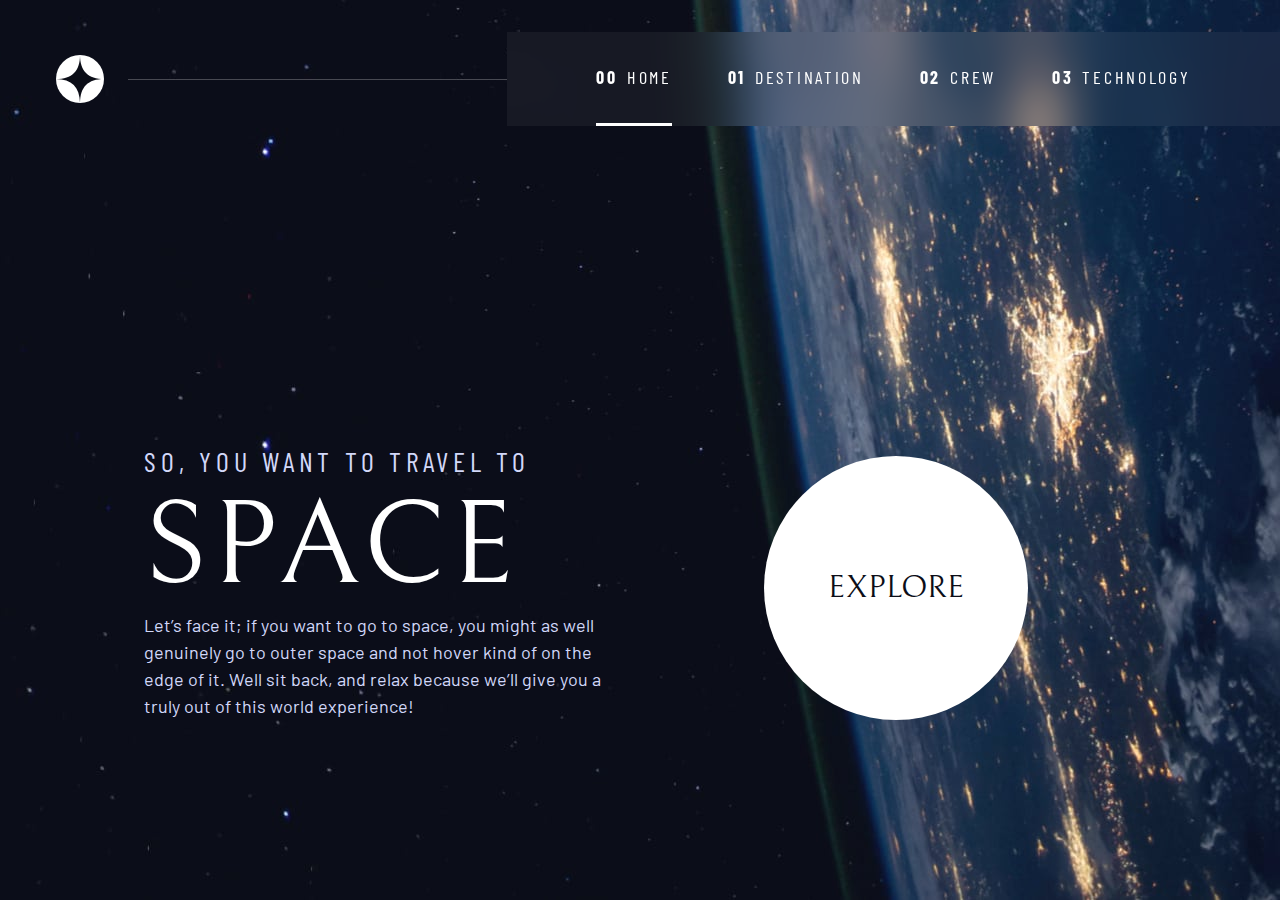
<file: index.html>
<!DOCTYPE html>
<html lang="en">
<head>
  <meta charset="UTF-8">
  <meta name="viewport" content="width=device-width, initial-scale=1.0">

  <link rel="icon" type="image/png" sizes="32x32" href="./assets/favicon-32x32.png">
  <!-- Google fonts -->
  <link rel="preconnect" href="https://fonts.googleapis.com">
  <link rel="preconnect" href="https://fonts.gstatic.com" crossorigin>
  <link href="https://fonts.googleapis.com/css2?family=Barlow+Condensed:wght@400;700&family=Bellefair&family=Barlow:wght@400;700&display=swap"
      rel="stylesheet">
      
  <!-- Our custom CSS -->
  <link rel="stylesheet" href="index.css">
  <title>Frontend Mentor | Space tourism website</title>
  <script src="navigation.js" defer></script>
  
</head>
<body class="home">
  <a class="skip-to-content" href="#main">Skip to content</a>
  <header class="primary-header flex">
    <div>
      <img src="./assets/shared/logo.svg" alt="space tourism logo" class="logo">
    </div>
    <button class="mobile-nav-toggle" aria-controls="primary-navigation"><span class="sr-only" aria-expanded="false">Menu</span></button>
     <nav>
        <ul id="primary-navigation" data-visible="false" class="primary-navigation underline-indicators flex">
            <li class="active"><a class="ff-sans-cond uppercase text-white letter-spacing-2" href="index.html"><span aria-hidden="true">00</span>Home</a>
            <li><a class="ff-sans-cond uppercase text-white letter-spacing-2" href="destination.html"><span aria-hidden="true">01</span>Destination</a>
            <li><a class="ff-sans-cond uppercase text-white letter-spacing-2" href="crew.html"><span aria-hidden="true">02</span>Crew</a>
            <li><a class="ff-sans-cond uppercase text-white letter-spacing-2" href="technology.html"><span aria-hidden="true">03</span>Technology</a>
        </ul>
    </nav> 
  </header>

  <main id="main" class="grid-container grid-container--home">
    <div>
      <h1 class="text-accent fs-500 ff-sans-cond uppercase letter-spacing-1">So, you want to travel to
      <span class="d-block fs-900 ff-serif text-white">Space</span></h1>
      
      <p class="text-accent">Let’s face it; if you want to go to space, you might as well genuinely go to 
      outer space and not hover kind of on the edge of it. Well sit back, and relax 
      because we’ll give you a truly out of this world experience! </p>
    </div>
    <div>
      <a href="destination.html" class="large-button uppercase ff-serif text-dark bg-white">Explore</a>
    </div>
  </main>

</body>
</html>
</file>
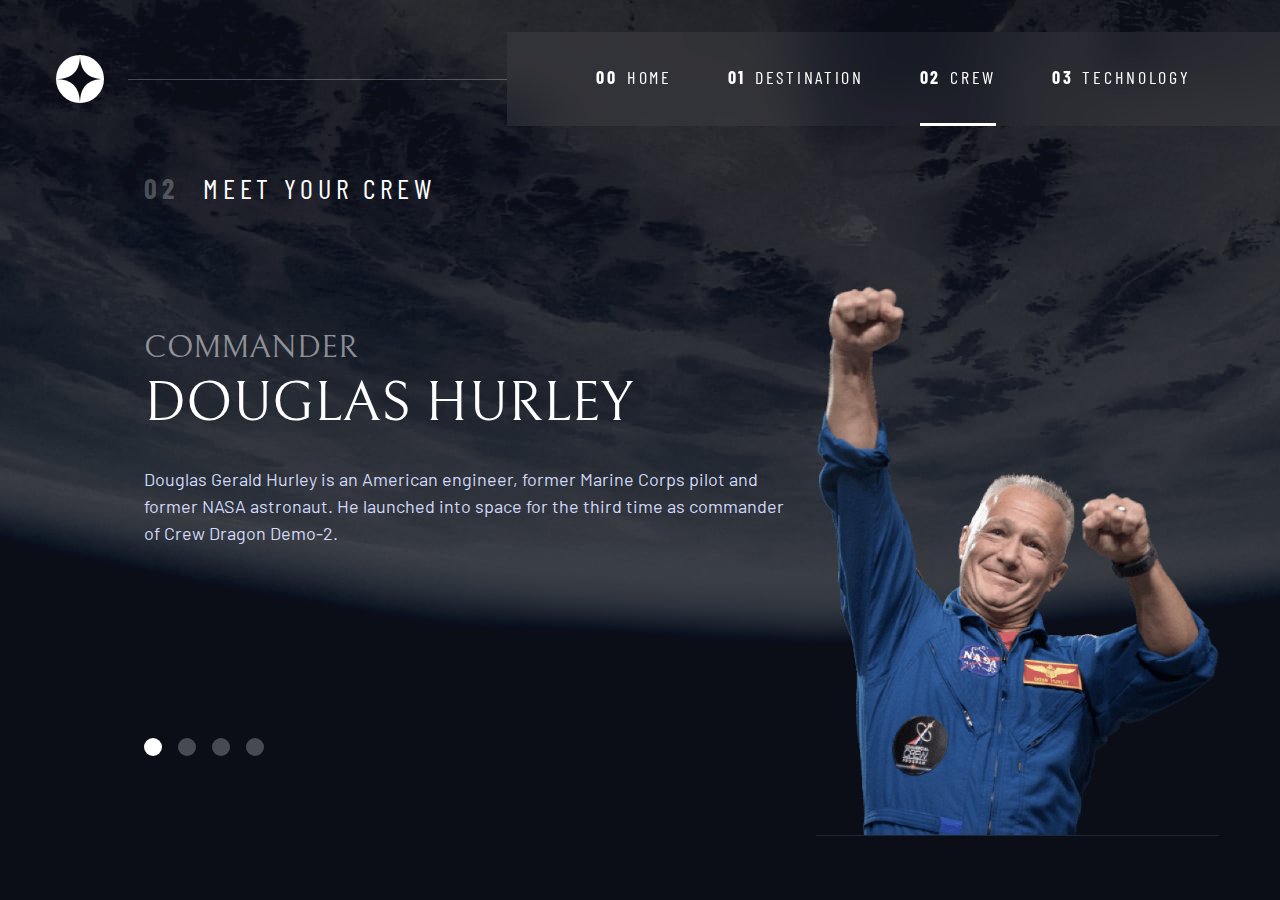
<file: crew.html>
<!DOCTYPE html>
<html lang="en">
<head>
  <meta charset="UTF-8">
  <meta name="viewport" content="width=device-width, initial-scale=1.0">

  <link rel="icon" type="image/png" sizes="32x32" href="./assets/favicon-32x32.png">
  <!-- Google fonts -->
  <link rel="preconnect" href="https://fonts.googleapis.com">
  <link rel="preconnect" href="https://fonts.gstatic.com" crossorigin>
  <link href="https://fonts.googleapis.com/css2?family=Barlow+Condensed:wght@400;700&family=Bellefair&family=Barlow:wght@400;700&display=swap"
      rel="stylesheet">
      
  <!-- Our custom CSS -->
  <link rel="stylesheet" href="index.css">
  <title>Frontend Mentor | Space tourism website</title>
  <script src="navigation.js" defer></script>
  <script src="tabs.js" defer></script>
</head>

<body class="crew">
  <a class="skip-to-content" href="#main">Skip to content</a>
  <header class="primary-header flex">
    <div>
      <img src="./assets/shared/logo.svg" alt="space tourism logo" class="logo">
    </div>
    <button class="mobile-nav-toggle" aria-controls="primary-navigation"><span class="sr-only" aria-expanded="false">Menu</span></button>
    <nav>
        <ul id="primary-navigation" data-visible="false" class="primary-navigation underline-indicators flex">
            <li><a class="ff-sans-cond uppercase text-white letter-spacing-2" href="index.html"><span aria-hidden="true">00</span>Home</a>
            <li><a class="ff-sans-cond uppercase text-white letter-spacing-2" href="destination.html"><span aria-hidden="true">01</span>Destination</a>
            <li class="active"><a class="ff-sans-cond uppercase text-white letter-spacing-2" href="crew.html"><span aria-hidden="true">02</span>Crew</a>
            <li><a class="ff-sans-cond uppercase text-white letter-spacing-2" href="technology.html"><span aria-hidden="true">03</span>Technology</a>
        </ul>
    </nav>
  </header>
  
  <main id="main" class="grid-container grid-container--crew flow">
    <h1 class="numbered-title"><span aria-hidden="true">02</span> Meet your crew</h1>

    <div class="dot-indicators flex" role="tablist" aria-label="crew member list">
        <button aria-selected="true" aria-controls="commander-tab" role="tab" data-image="commander-image" tabindex="0"><span class="sr-only">The commander</span></button>
        <button aria-selected="false" aria-controls="mission-tab" role="tab" data-image="mission-image" tabindex="-1"><span class="sr-only">The mission specialist</span></button>
        <button aria-selected="false" aria-controls="pilot-tab" role="tab" data-image="pilot-image" tabindex="-1"><span class="sr-only">The pilot</span></button>
        <button aria-selected="false" aria-controls="crew-tab" role="tab" data-image="crew-image" tabindex="-1"><span class="sr-only">The crew engineer</span></button>
    </div>

    <!-- commander -->
    <article class="crew-details flow" id="commander-tab" role="tabpanel" tabindex="0">
      <header class="flow flow--space-small">
        <h2 class="fs-600 ff-serif uppercase">Commander</h2>
        <p class="fs-700 uppercase ff-serif">Douglas Hurley</p>
      </header>  
      <p class="text-accent">Douglas Gerald Hurley is an American engineer, former Marine Corps pilot 
      and former NASA astronaut. He launched into space for the third time as 
      commander of Crew Dragon Demo-2.</p>
    </article>

     <!-- mission specialist -->
     <article hidden class="crew-details flow" id="mission-tab" role="tabpanel" tabindex="0">
      <header class="flow flow--space-small">
        <h2 class="fs-600 ff-serif uppercase">Mission Specialist</h2>
        <p class="fs-700 uppercase ff-serif">Mark SHuttleworth</p>
      </header>
      <p class="text-accent">Mark Richard Shuttleworth is the founder and CEO of Canonical, the company behind
        the Linux-based Ubuntu operating system. Shuttleworth became the first South
        African to travel to space as a space tourist.</p>
    </article> 
    
    <!-- pilot -->
    <article hidden class="crew-details flow" id="pilot-tab" role="tabpanel" tabindex="0">
      <header class="flow flow--space-small">
        <h2 class="fs-600 ff-serif uppercase">Pilot</h2>
        <p class="fs-700 uppercase ff-serif">Victor Glover</p>
      </header>
      <p class="text-accent">Pilot on the first operational flight of the SpaceX Crew Dragon to the
        International Space Station. Glover is a commander in the U.S. Navy where
        he pilots an F/A-18.He was a crew member of Expedition 64, and served as a
        station systems flight engineer.</p>
    </article> 
    
    <!-- engineer -->
    <article hidden class="crew-details flow" id="crew-tab" role="tabpanel" tabindex="0">
      <header class="flow flow--space-small">
        <h2 class="fs-600 ff-serif uppercase">Flight Engineer</h2>
        <p class="fs-700 uppercase ff-serif">Anousheh Ansari</p>
      </header>
      <p class="text-accent">Anousheh Ansari is an Iranian American engineer and co-founder of Prodea Systems.
        Ansari was the fourth self-funded space tourist, the first self-funded woman to
        fly to the ISS, and the first Iranian in space.</p>
    </article> 
    


    <picture id="commander-image"> 
        <source srcset="assets/crew/image-douglas-hurley.png" type="image/webp">    
        <img src="assets/crew/image-douglas-hurley.png" alt="Douglas Hurley">
    </picture>
    <picture hidden id="mission-image">
      <source srcset="assets/crew/image-mark-shuttleworth.webp" type="image/webp">
      <img src="assets/crew/image-mark-shuttleworth.png" alt="Douglas Hurley">
    </picture>
    <picture hidden id="pilot-image">
      <source srcset="assets/crew/image-victor-glover.webp" type="image/webp">
      <img src="assets/crew/image-victor-glover.png" alt="Douglas Hurley">
    </picture>
    <picture hidden id="crew-image">
      <source srcset="assets/crew/image-anousheh-ansari.webp" type="image/webp">
      <img src="assets/crew/image-anousheh-ansari.png" alt="Douglas Hurley">
    </picture>
  </main>
</body>
</html>
</file>
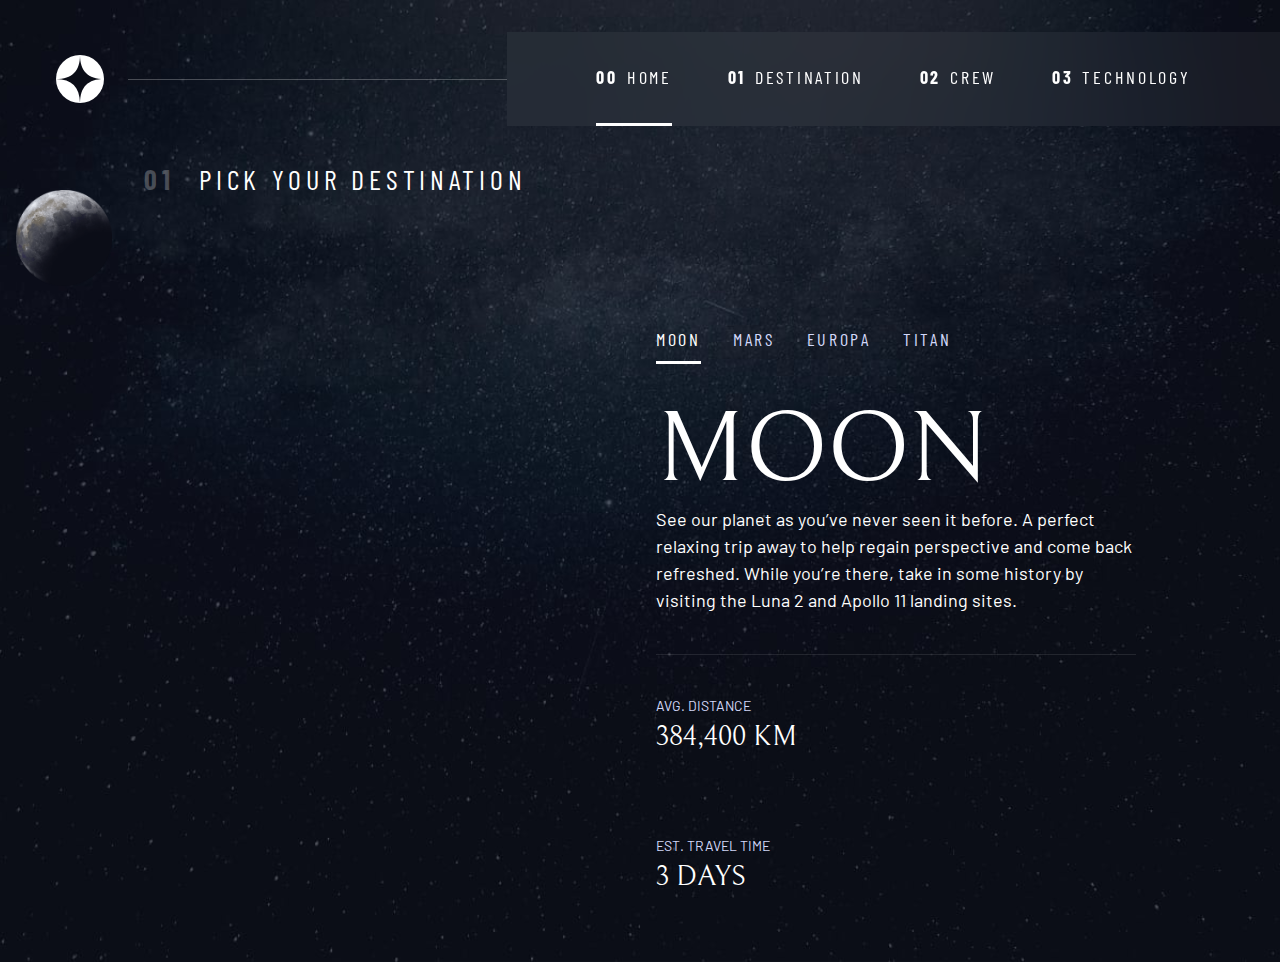
<file: destination-moon.html>
<!DOCTYPE html>
<html lang="en">
<head>
  <meta charset="UTF-8">
  <meta name="viewport" content="width=device-width, initial-scale=1.0">

  <link rel="icon" type="image/png" sizes="32x32" href="./assets/favicon-32x32.png">
  <!-- Google fonts -->
  <link rel="preconnect" href="https://fonts.googleapis.com">
  <link rel="preconnect" href="https://fonts.gstatic.com" crossorigin>
  <link href="https://fonts.googleapis.com/css2?family=Barlow+Condensed:wght@400;700&family=Bellefair&family=Barlow:wght@400;700&display=swap"
      rel="stylesheet">
      
  <!-- Our custom CSS -->
  <link rel="stylesheet" href="index.css">
  <title>Frontend Mentor | Space tourism website</title>
  <script src="index.js" defer></script>
</head>


<body class="destination">
  <a class="skip-to-content" href="#main">Skip to content</a>
  <header class="primary-header flex">
    <div>
      <img src="./assets/shared/logo.svg" alt="space tourism logo" class="logo">
    </div>
    <button class="mobile-nav-toggle" aria-controls="primary-navigation"><span class="sr-only" aria-expanded="false">Menu</span></button>
     <nav>
        <ul id="primary-navigation" data-visible="false" class="primary-navigation underline-indicators flex">
            <li class="active"><a class="ff-sans-cond uppercase text-white letter-spacing-2" href="index.html"><span aria-hidden="true">00</span>Home</a>
            <li><a class="ff-sans-cond uppercase text-white letter-spacing-2" href="destination.html"><span aria-hidden="true">01</span>Destination</a>
            <li><a class="ff-sans-cond uppercase text-white letter-spacing-2" href="crew.html"><span aria-hidden="true">02</span>Crew</a>
            <li><a class="ff-sans-cond uppercase text-white letter-spacing-2" href="technology.html"><span aria-hidden="true">03</span>Technology</a>
        </ul>
    </nav> 
  </header>


  <main id="main" class="grid-container grid-container--destination flow">
    <h1 class="numbered-title"><span aria-hidden="true">01</span> Pick your destination</h1>
  
    <img src="assets/destination/image-moon.png" alt="the moon">

    <div class="tab-list underline-indicators flex">
        <button aria-selected="true" class="uppercase ff-sans-cond text-accent bg-dark letter-spacing-2">Moon</button>
        <button aria-selected="false" class="uppercase ff-sans-cond text-accent bg-dark letter-spacing-2">Mars</button>
        <button aria-selected="false" class="uppercase ff-sans-cond text-accent bg-dark letter-spacing-2">Europa</button>
        <button aria-selected="false" class="uppercase ff-sans-cond text-accent bg-dark letter-spacing-2">Titan</button>
    </div>

    <article class="destination-info">
      <h2 class="fs-800 uppercase ff-serif">Moon</h2>
  
      <p>See our planet as you’ve never seen it before. A perfect relaxing trip away to help 
      regain perspective and come back refreshed. While you’re there, take in some history 
      by visiting the Luna 2 and Apollo 11 landing sites.</p>
  
      <div class="destination-meta flex">
        <div>
            <h3 class="text-accent fs-200 uppercase">Avg. distance</h3>
            <p class="ff-serif uppercase">384,400 km</p>
        </div>
    
        <div>
            <h3 class="text-accent fs-200 uppercase">Est. travel time</h3>
            <p class="ff-serif uppercase">3 days</p>
        </div>
      </div>

    </article>
    </main>

  <body>

  </body>
  </html>
</file>
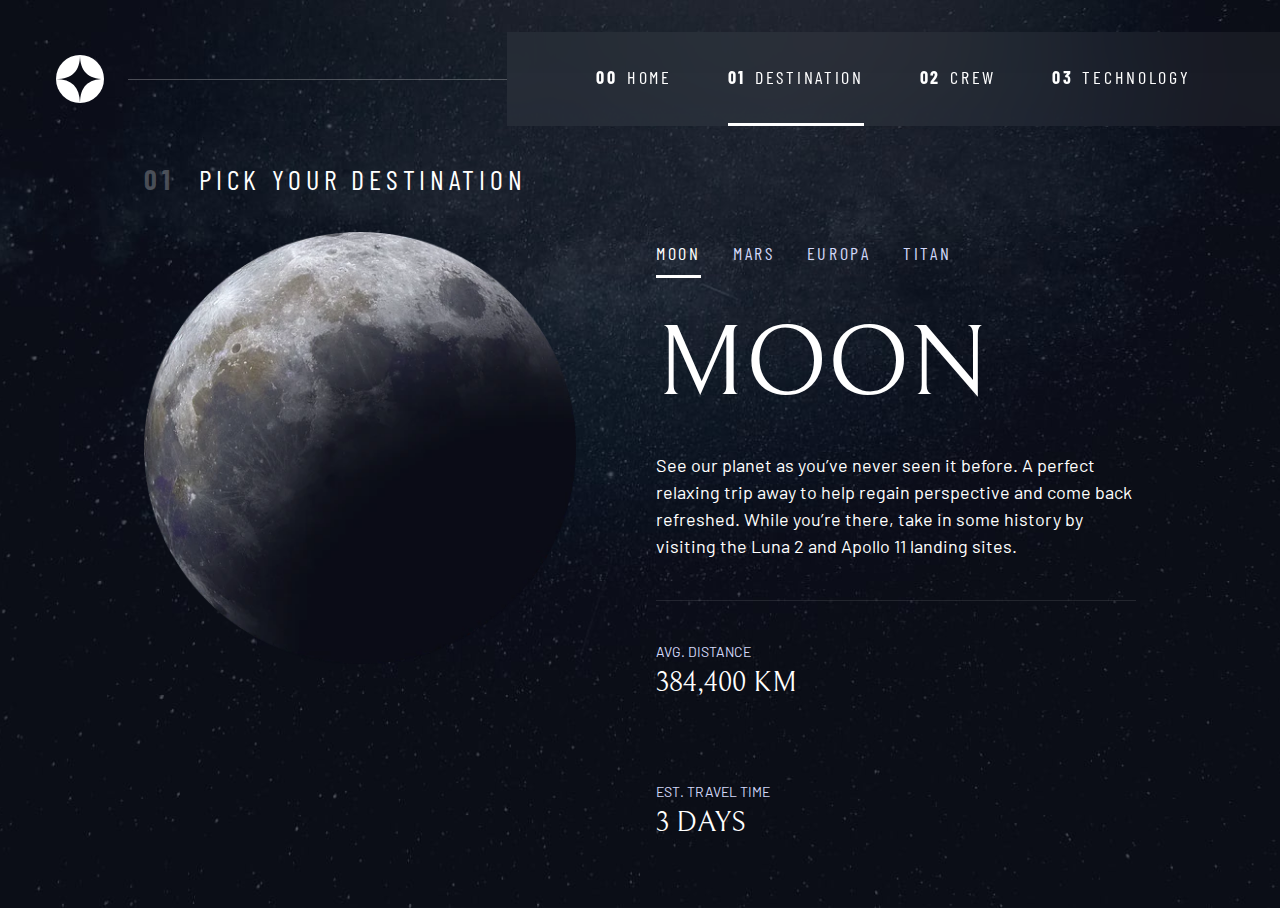
<file: destination.html>
<!DOCTYPE html>
<html lang="en">
<head>
  <meta charset="UTF-8">
  <meta name="viewport" content="width=device-width, initial-scale=1.0">

  <link rel="icon" type="image/png" sizes="32x32" href="./assets/favicon-32x32.png">
  <!-- Google fonts -->
  <link rel="preconnect" href="https://fonts.googleapis.com">
  <link rel="preconnect" href="https://fonts.gstatic.com" crossorigin>
  <link href="https://fonts.googleapis.com/css2?family=Barlow+Condensed:wght@400;700&family=Bellefair&family=Barlow:wght@400;700&display=swap"
      rel="stylesheet">
      
  <!-- Our custom CSS -->
  <link rel="stylesheet" href="index.css">
  <title>Frontend Mentor | Space tourism website</title>
  <script src="navigation.js" defer></script>
  <script src="tabs.js" defer></script>
</head>


<body class="destination">
  <a class="skip-to-content" href="#main">Skip to content</a>
  <header class="primary-header flex">
    <div>
      <img src="./assets/shared/logo.svg" alt="space tourism logo" class="logo">
    </div>
    <button class="mobile-nav-toggle" aria-controls="primary-navigation"><span class="sr-only" aria-expanded="false">Menu</span></button>
     <nav>
        <ul id="primary-navigation" data-visible="false" class="primary-navigation underline-indicators flex">
            <li><a class="ff-sans-cond uppercase text-white letter-spacing-2" href="index.html"><span aria-hidden="true">00</span>Home</a>
            <li class="active"><a class="ff-sans-cond uppercase text-white letter-spacing-2" href="destination.html"><span aria-hidden="true">01</span>Destination</a>
            <li><a class="ff-sans-cond uppercase text-white letter-spacing-2" href="crew.html"><span aria-hidden="true">02</span>Crew</a>
            <li><a class="ff-sans-cond uppercase text-white letter-spacing-2" href="technology.html"><span aria-hidden="true">03</span>Technology</a>
        </ul>
    </nav> 
  </header>


  <main id="main" class="grid-container grid-container--destination flow">
    <h1 class="numbered-title"><span aria-hidden="true">01</span> Pick your destination</h1>
   
    <picture id="moon-image">
     <source srcset="assets/destination/image-moon.webp" type="image/webp">
     <img src="assets/destination/image-moon.png" alt="the moon">
    </picture>
    <picture hidden id="mars-image">
      <source srcset="assets/destination/image-mars.webp" type="image/webp">
      <img src="assets/destination/image-mars.png" alt="the planet mars">
     </picture>
     <picture hidden id="europa-image">
      <source srcset="assets/destination/image-europa.webp" type="image/webp">
      <img src="assets/destination/image-europa.png" alt="the planet europa">
     </picture>
     <picture hidden id="titan-image">
      <source srcset="assets/destination/image-titan.webp" type="image/webp">
      <img src="assets/destination/image-titan.png" alt="the moon titan">
     </picture>

     <div class="tab-list underline-indicators flex" role="tablist" aria-label="destination list">
      <button aria-selected="true" role="tab" aria-controls="moon-tab" class="uppercase ff-sans-cond text-accent letter-spacing-2" tabindex="0" data-image="moon-image">Moon</button>
      <button aria-selected="false" role="tab" aria-controls="mars-tab" class="uppercase ff-sans-cond text-accent letter-spacing-2" tabindex="-1" data-image="mars-image">Mars</button>
      <button aria-selected="false" role="tab" aria-controls="europa-tab" class="uppercase ff-sans-cond text-accent letter-spacing-2" tabindex="-1" data-image="europa-image">Europa</button>
      <button aria-selected="false" role="tab" aria-controls="titan-tab" class="uppercase ff-sans-cond text-accent letter-spacing-2" tabindex="-1" data-image="titan-image">Titan</button>
  </div>

     <!-- The moon -->
    <article class="destination-info flow" id="moon-tab" tabindex="0" role="tabpanel">
      <h2 class="fs-800 uppercase ff-serif">Moon</h2>
  
      <p>See our planet as you’ve never seen it before. A perfect relaxing trip away to help 
      regain perspective and come back refreshed. While you’re there, take in some history 
      by visiting the Luna 2 and Apollo 11 landing sites.</p>
  
      <div class="destination-meta flex">
        <div>
            <h3 class="text-accent fs-200 uppercase">Avg. distance</h3>
            <p class="ff-serif uppercase">384,400 km</p>
        </div>
    
        <div>
            <h3 class="text-accent fs-200 uppercase">Est. travel time</h3>
            <p class="ff-serif uppercase">3 days</p>
        </div>
      </div>
    </article>

     <!-- Mars -->
    <article hidden class="destination-info flow" id="mars-tab" tabindex="0" role="tabpanel">
      <h2 class="fs-800 uppercase ff-serif">Mars</h2>
  
      <p>Don’t forget to pack your hiking boots. You’ll need them to tackle Olympus Mons, 
        the tallest planetary mountain in our solar system. It’s two and a half times 
        the size of Everest!</p>
  
      <div class="destination-meta flex">
        <div>
            <h3 class="text-accent fs-200 uppercase">Avg. distance</h3>
            <p class="ff-serif uppercase">225 mil. km</p>
        </div>
    
        <div>
            <h3 class="text-accent fs-200 uppercase">Est. travel time</h3>
            <p class="ff-serif uppercase">9 months</p>
        </div>
      </div>
    </article>

     <!-- Europa  -->
    <article hidden class="destination-info flow" id="europa-tab" tabindex="0" role="tabpanel">
      <h2 class="fs-800 uppercase ff-serif">Europa</h2>
  
      <p>The smallest of the four Galilean moons orbiting Jupiter, Europa is a 
        winter lover’s dream. With an icy surface, it’s perfect for a bit of 
        ice skating, curling, hockey, or simple relaxation in your snug 
        wintery cabin.</p>
  
      <div class="destination-meta flex">
        <div>
            <h3 class="text-accent fs-200 uppercase">Avg. distance</h3>
            <p class="ff-serif uppercase">628 mil. km</p>
        </div>
    
        <div>
            <h3 class="text-accent fs-200 uppercase">Est. travel time</h3>
            <p class="ff-serif uppercase">3 years</p>
        </div>
      </div>
    </article>

     <!-- Titan -->
    <article hidden class="destination-info flow" id="titan-tab" tabindex="0" role="tabpanel">
      <h2 class="fs-800 uppercase ff-serif">Titan</h2>
  
      <p>The only moon known to have a dense atmosphere other than Earth, Titan 
        is a home away from home (just a few hundred degrees colder!). As a 
        bonus, you get striking views of the Rings of Saturn</p>
  
      <div class="destination-meta flex">
        <div>
            <h3 class="text-accent fs-200 uppercase">Avg. distance</h3>
            <p class="ff-serif uppercase">1.6 bil. km</p>
        </div>
    
        <div>
            <h3 class="text-accent fs-200 uppercase">Est. travel time</h3>
            <p class="ff-serif uppercase">7 days</p>
        </div>
      </div>
    </article>

    </main>

  <body>

  </body>
  </html>
</file>
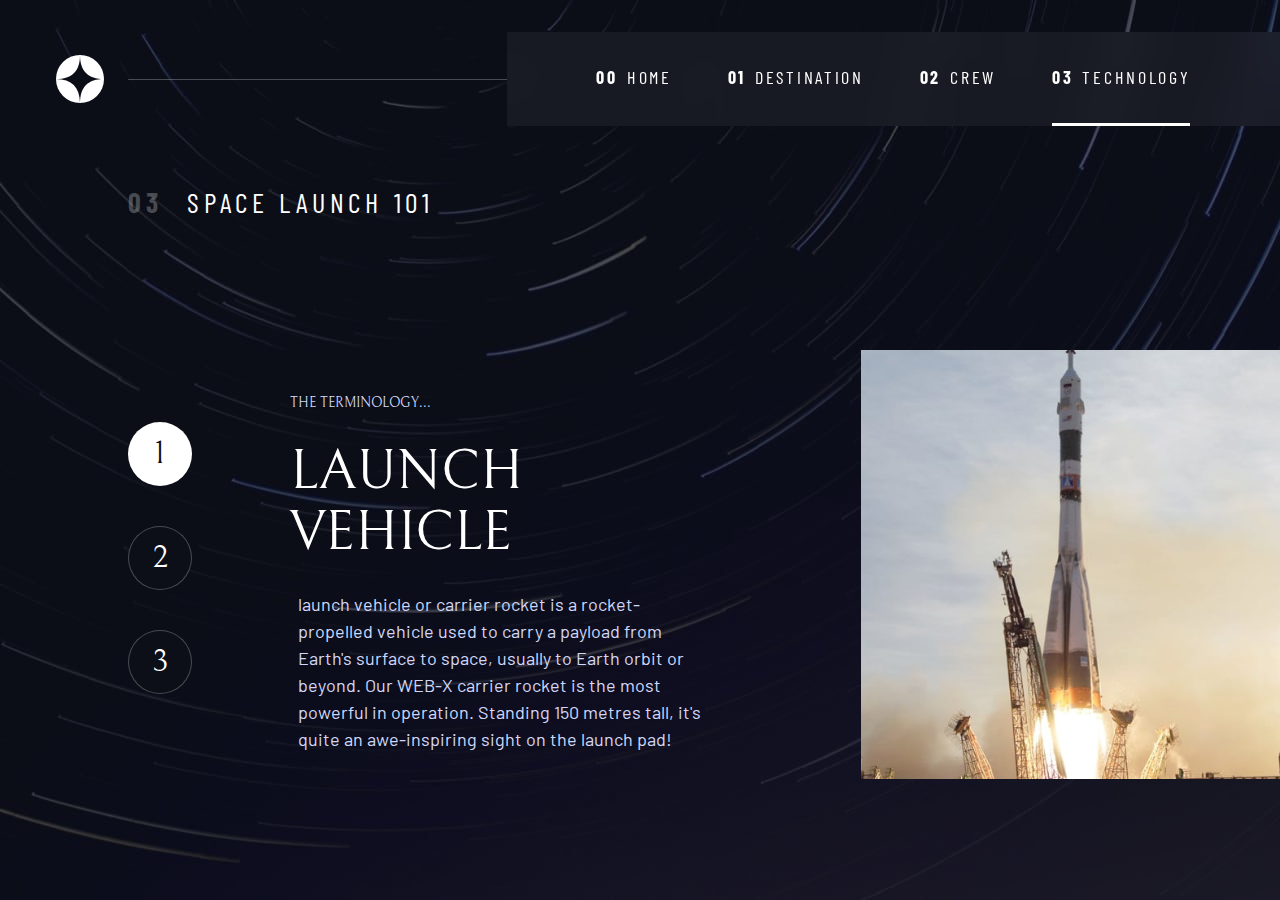
<file: technology.html>
<!DOCTYPE html>
<html lang="en">
<head>
  <meta charset="UTF-8">
  <meta name="viewport" content="width=device-width, initial-scale=1.0">

  <link rel="icon" type="image/png" sizes="32x32" href="./assets/favicon-32x32.png">
    <!-- Google fonts -->
    <link rel="preconnect" href="https://fonts.googleapis.com">
    <link rel="preconnect" href="https://fonts.gstatic.com" crossorigin>
    <link href="https://fonts.googleapis.com/css2?family=Barlow+Condensed:wght@400;700&family=Bellefair&family=Barlow:wght@400;700&display=swap"
        rel="stylesheet">
        
    <!-- Our custom CSS -->
    <link rel="stylesheet" href="index.css">
    <title>Frontend Mentor | Space tourism website</title>
    <script src="navigation.js" defer></script>
    <script src="tabs.js" defer></script>
  
</head>

<body class="technology">
  <a class="skip-to-content" href="#main">Skip to content</a>
  <header class="primary-header flex">
    <div>
      <img src="./assets/shared/logo.svg" alt="space tourism logo" class="logo">
    </div>
    <button class="mobile-nav-toggle" aria-controls="primary-navigation"><span class="sr-only" aria-expanded="false">Menu</span></button>
    <nav>
        <ul id="primary-navigation" data-visible="false" class="primary-navigation underline-indicators flex">
            <li><a class="ff-sans-cond uppercase text-white letter-spacing-2" href="index.html"><span aria-hidden="true">00</span>Home</a>
            <li><a class="ff-sans-cond uppercase text-white letter-spacing-2" href="destination.html"><span aria-hidden="true">01</span>Destination</a>
            <li><a class="ff-sans-cond uppercase text-white letter-spacing-2" href="crew.html"><span aria-hidden="true">02</span>Crew</a>
            <li class="active"><a class="ff-sans-cond uppercase text-white letter-spacing-2" href="technology.html"><span aria-hidden="true">03</span>Technology</a>
        </ul>
    </nav>
  </header>

  <main id="main" class="grid-container grid-container--technology flow">
    <h1 class="numbered-title"><span aria-hidden="true">03</span> Space Launch 101</h1>

    
    <picture id="launch-image">
     <!-- <source srcset="assets/technology/image-launch-vehicle-landscape.jpg" type="image/webp">-->
      <img id="launch-image-landscape" src="./assets/technology/image-launch-vehicle-landscape.jpg" alt="vehicle launch">
      <img id="launch-image-portrait" src="./assets/technology/image-launch-vehicle-portrait.jpg" alt="launch vehicle">
    </picture>
    <picture hidden id="spaceport-image">
    <!--  <source srcset="assets/technology/image-spaceport-landscape.jpg" type="image/webp">-->
      <img id="image-spaceport-landscape" src="./assets/technology/image-spaceport-landscape.jpg" alt="spaceport">
      <img id="image-spaceport-portrait" src="./assets/technology/image-spaceport-portrait.jpg" alt="spaceport">
    </picture>
    <picture hidden id="space-capsule-image">
    <!--  <source srcset="assets/technology/image-space-capsule-landscape.jpg" type="image/webp">-->
      <img  id="image-space-capsule-landscape" src="./assets/technology/image-space-capsule-landscape.jpg" alt="sapce capsule">
      <img id="image-space-capsule-portrait" src="./assets/technology/image-space-capsule-portrait.jpg" alt="space capsule">
    </picture>


    <div class="number-indicators ff-serif fs-600 flex" role="tablist" aria-label="technology list">
      <button  aria-controls="launch-tab" role="tab" data-image="launch-image" tabindex="0" aria-selected="true">1</button>
      <button  aria-controls="spaceport-tab" role="tab" data-image="spaceport-image" tabindex="-1" aria-selected="false">2</button>
      <button  aria-controls="space-capsule-tab" role="tab" data-image="space-capsule-image" tabindex="-1" aria-selected="false">3</button>
    </div>

  <arcticle class="technology-details flow" id="launch-tab" role="tabpanel" tabindex="0">
    <div>
      <h2 class="fs-200 uppercase ff-serif text-accent">The terminology...</h2>
      <br>
      <h3 class="fs-700 uppercase ff-serif">Launch vehicle</h3>
      <br>
      <p class="fs-400 text-accent">launch vehicle or carrier rocket is a rocket-propelled vehicle used to carry a 
      payload from Earth's surface to space, usually to Earth orbit or beyond. Our 
      WEB-X carrier rocket is the most powerful in operation. Standing 150 metres tall, 
      it's quite an awe-inspiring sight on the launch pad!</p>
    </div>
  </arcticle>

 <arcticle hidden class="technology-details flow" id="spaceport-tab" role="tabpanel" tabindex="0">
   <div>
    <h2 class="fs-200 uppercase ff-serif">The terminology...</h2>
    <br>
    <h3 class="fs-700 uppercase ff-serif">Spaceport</h3>
    <br>
    <p class="fs-400 text-accent">A spaceport or cosmodrome is a site for launching (or receiving) spacecraft, 
      by analogy to the seaport for ships or airport for aircraft. Based in the 
      famous Cape Canaveral, our spaceport is ideally situated to take advantage 
      of the Earth’s rotation for launch.</p>
   </div>
</arcticle>
<arcticle hidden class="technology-details flow" id="space-capsule-tab" role="tabpanel" tabindex="0">
  <div>
    <h2 class="fs-200 uppercase ff-serif">The terminology...</h2>
    <br>
    <h3 class="fs-700 uppercase ff-serif">Space Capsule</h3>
    <br>
    <p class="fs-400 text-accent"> A space capsule is an often-crewed spacecraft that uses a blunt-body reentry 
      capsule to reenter the Earth's atmosphere without wings. Our capsule is where 
      you'll spend your time during the flight. It includes a space gym, cinema, 
      and plenty of other activities to keep you entertained.</p>
  </div> 
</arcticle>
</main>
</body>
</html>
</file>
<file: index.css>
/* ------------------- */
/* Custom properties   */
/* ------------------- */

:root {
    /* colors */
    --clr-dark: 230 35% 7%;
    --clr-light: 231 77% 90%;
    --clr-white: 0 0% 100%;
    
    /* font-sizes */
    --fs-900: clamp(5rem, 8vw + 1rem, 9.375rem);
    --fs-800: 3.5rem;
    --fs-700: 1.5rem;
    --fs-600: 1rem;
    --fs-500: 1rem;
    --fs-400: 0.9375rem;
    --fs-300: 1rem;
    --fs-200: 0.875rem;
    
    /* font-families */
    --ff-serif: "Bellefair", serif;
    --ff-sans-cond: "Barlow Condensed", sans-serif;
    --ff-sans-normal: "Barlow", sans-serif;
}

@media (min-width: 35em) {
    :root {
        --fs-800: 5rem;
        --fs-700: 2.5rem;
        --fs-600: 1.5rem;
        --fs-500: 1.25rem;
        --fs-400: 1rem;
    }
}

@media (min-width: 45em) {
    :root {
        /* font-sizes */
        --fs-800: 6.25rem;
        --fs-700: 3.5rem;
        --fs-600: 2rem;
        --fs-500: 1.75rem;
        --fs-400: 1.125rem;
    }
}


/* ------------------- */
/* Reset               */
/* ------------------- */

/* https://piccalil.li/blog/a-modern-css-reset/ */

/* Box sizing */
*,
*::before,
*::after {
    box-sizing: border-box;
}

/* Reset margins */
body,
h1,
h2,
h3,
h4,
h5,
p,
figure,
picture {
    margin: 0; 
}

h1,
h2,
h3,
h4,
h5,
h6,
p {
    font-weight: 400;
}

/* set up the body */
body {
    font-family: var(--ff-sans-normal);
    font-size: var(--fs-400);
    color: hsl( var(--clr-white) );
    background-color: hsl( var(--clr-dark) );
    line-height: 1.5;
    min-height: 100vh;
    
    display: grid;
    grid-template-rows: min-content 1fr;

    overflow-x: hidden;
}

/* make images easier to work with */
img,
picutre {
    max-width: 100%;
    display: block;
}

/* make form elements easier to work with */
input,
button,
textarea,
select {
    font: inherit;
}

/* remove animations for people who've turned them off */
@media (prefers-reduced-motion: reduce) {  
  *,
  *::before,
  *::after {
    animation-duration: 0.01ms !important;
    animation-iteration-count: 1 !important;
    transition-duration: 0.01ms !important;
    scroll-behavior: auto !important;
  }
}


/* ------------------- */
/* Utility classes     */
/* ------------------- */

/* general */

.flex {
    display: flex;
    gap: var(--gap, 1rem);
}

.grid {
    display: grid;
    gap: var(--gap, 1rem);
}

.d-block {
    display: block;
}

.flow > *:where(:not(:first-child)) {
    margin-top: var(--flow-space, 1rem);
}

.flow--space-small {
    --flow-space: .5rem;
} 

.container {
    padding-inline: 2em;
    margin-inline: auto;
    max-width: 80rem;
}



.sr-only {
  position: absolute; 
  width: 1px;
  height: 1px;
  padding: 0;
  margin: -1px; 
  overflow: hidden;
  clip: rect(0, 0, 0, 0);
  white-space: nowrap; /* added line */
  border: 0;
}

.skip-to-content {
    position: absolute;
    z-index: 9999;
    background: hsl( var(--clr-white) );
    color: hsl( var(--clr-dark) );
    padding: .5em 1em;
    margin-inline: auto;
    transform: translateY(-100%);
    transition: transform 250ms ease-in;
}

.skip-to-content:focus {
    transform: translateY(0);
}


/* colors */

.bg-dark { background-color: hsl( var(--clr-dark) );}
.bg-accent { background-color: hsl( var(--clr-light) );}
.bg-white { background-color: hsl( var(--clr-white) );}

.text-dark { color: hsl( var(--clr-dark) );}
.text-accent { color: hsl( var(--clr-light) );}
.text-white { color: hsl( var(--clr-white) );}

/* typography */

.ff-serif { font-family: var(--ff-serif); } 
.ff-sans-cond { font-family: var(--ff-sans-cond); } 
.ff-sans-normal { font-family: var(--ff-sans-normal); } 

.letter-spacing-1 { letter-spacing: 4.75px; } 
.letter-spacing-2 { letter-spacing: 2.7px; } 
.letter-spacing-3 { letter-spacing: 2.35px; } 

.uppercase { text-transform: uppercase; }

.fs-900 { font-size: var(--fs-900); }
.fs-800 { font-size: var(--fs-800); }
.fs-700 { font-size: var(--fs-700); }
.fs-600 { font-size: var(--fs-600); }
.fs-500 { font-size: var(--fs-500); }
.fs-400 { font-size: var(--fs-400); }
.fs-300 { font-size: var(--fs-300); }
.fs-200 { font-size: var(--fs-200); }

.fs-900,
.fs-800,
.fs-700,
.fs-600 {
    line-height: 1.1;
}

.numbered-title {
    font-family: var(--ff-sans-cond);
    font-size: var(--fs-500);
    text-transform: uppercase;
    letter-spacing: 4.72px; 
}

.numbered-title span {
    margin-right: .5em;
    font-weight: 700;
    color: hsl( var(--clr-white) / .25);
}


/* ------------------- */
/* Compontents         */
/* ------------------- */

.large-button {
    font-size: 2rem;
    position: relative;
    z-index: 1;
    display: inline-grid;
    place-items: center;
    padding: 0 2em;
    border-radius: 50%;
    aspect-ratio: 1;
    text-decoration: none;
}

.large-button::after {
    content: '';
    position: absolute;
    z-index: -1;
    width: 100%;
    height: 100%;
    background: hsl( var(--clr-white) / .1);
    border-radius: 50%;
    opacity: 0;
    transition: opacity 500ms linear, transform 750ms ease-in-out;
}
 
.large-button:hover::after,
.large-button:focus::after {
    opacity: 1;
    transform: scale(1.5);
}

/* primary-header */

.logo {
    margin: 1.5rem clamp(1.5rem, 5vw, 3.5rem);
}

.primary-header {
    justify-content: space-between;
    align-items: center;
}

.primary-navigation {
    --gap: clamp(1.5rem, 5vw, 3.5rem);
    --underline-gap: 2rem;
    list-style: none;
    padding: 0;
    margin: 0;
    background: hsl( var(--clr-white) / 0.05 );
    backdrop-filter: blur(1.5rem);
}

.primary-navigation a {
    text-decoration: none;
}

.primary-navigation a > span {
    font-weight: 700;
    margin-right: .5em;
}

@supports (backdrop-filter: blur(1rem)) {
    .primary-navigation {
        background: hsl( var(--clr-white) / 0.05);
        backdrop-filter: blur(1.5rem);
    }
}

.mobile-nav-toggle {
    display: none;
}

@media (max-width: 35rem) {
   .primary-navigation {
    --underline-gap: .5rem;
    position: fixed;
    z-index: 1000;
    inset: 0 0 0 30%;
    list-style: none;
    padding: min(20rem, 15vh) 2rem;
    margin: 0;
    flex-direction: column;
    transform: translateX(100%);
    transition: transform 500ms ease-in-out;
 }

 .primary-navigation[data-visible="true"] {
     transform: translateX(0);
 }


 .mobile-nav-toggle {
    display: block;
    position: absolute;
    z-index: 2000;
    right: 1rem;
    top: 2rem;
    background: transparent;
    background-image: url(./assets/shared/icon-hamburger.svg);
    background-repeat: no-repeat;
    background-position: center;
    width: 1.5rem;
    aspect-ratio: 1;
    border: 0;
}

 .mobile-nav-toggle[aria-expanded="true"] {
    background-image: url(./assets/shared/icon-close.svg)
 }

 .mobile-nav-toggle:focus-visible {
    outline: 5px solid white;
    outline-offset: 5px;
 }

 .primary-navigation.underline-indicators > .active {
     border: 0;
 }

}

@media (min-width: 35em) {
    .primary-navigation {
        padding-inline: clamp(3rem, 7vw, 7rem);
    }
}

@media (min-width: 35em) and (max-width: 44.999em) {
    .primary-navigation a > span {
        display: none;
    }
}

@media (min-width: 45em) {

   
    .primary-header::after {
        content: '';
        display: block;
        position: relative;
        height: 1px;
        width: 100%;
        margin-right: -2.5rem;
        background: hsl( var(--clr-white) / .25);
        order: 1;
    }

    nav {
        order: 2;
    }

    .primary-navigation {
        margin-block: 2rem;
    }
}

.underline-indicators > * {
    cursor: pointer;
    padding: var(--underline-gap, .5rem) 0;
    border: 0;
    border-bottom: .2rem solid hsl( var(--clr-white) / 0 );
    background-color: transparent;
}

.underline-indicators > *:hover,
.underline-indicators > *:focus {
    border-color: hsl( var(--clr-white) / .5);
}

.underline-indicators > .active,
.underline-indicators > [aria-selected="true"] {
    color: hsl( var(--clr-white) / 1);
    border-color: hsl( var(--clr-white) / 1); 
}

.tab-list {
    --gap: 2rem;
}

.dot-indicators > * {
    cursor: pointer;
    border: 0;
    border-radius: 50%;
    padding: .5em;
    background-color: hsl( var(--clr-white) / .25);
}
 
.dot-indicators > *:hover,
.dot-indicators > *:focus { 
    background-color: hsl( var(--clr-white) / .5);
}

.dot-indicators > [aria-selected="true"] {
    background-color: hsl( var(--clr-white) / 1); 
}

.number-indicators > button {
    cursor: pointer;
    width: 2.5rem;
    height: 2.5rem;
    border-radius: 50%;
    border: 1px solid hsl( var(--clr-white) / .25 );
    background-color: hsl( var(--clr-dark) );
    color: hsl( var(--clr-white) );
}

.number-indicators > button:hover,
.number-indicators > button:focus {
    border-color: hsl( var(--clr-white) );
}

.number-indicators > [aria-selected="true"] {
    background-color: hsl( var(--clr-white) / 1) !important;
    color: hsl( var(--clr-dark) );
}

/* ------------------- */
/* Page specific background      */
/* ------------------- */

body {
    background-size: cover;
    background-position: bottom center;
}

/* home */

.home {
    background-image: url(./assets/home/background-home-mobile.jpg);
}

@media (min-width: 35rem) {
    .home {
        background-position: center center;
        background-image: url(./assets/home/background-home-tablet.jpg);
    }
}

@media (min-width: 45rem) {
    .home {
        background-image: url(./assets/home/background-home-desktop.jpg);
    }
}

/* destination */

.destination {
    background-image: url(./assets/destination/background-destination-mobile.jpg);
}

@media (min-width: 35rem) {
    .destination {
        background-position: center center;
        background-image: url(./assets/destination/background-destination-tablet.jpg);
    }
}

@media (min-width: 45rem) {
    .destination {
        background-image: url(./assets/destination/background-destination-desktop.jpg);
    }
}

/* crew */

.crew {
    background-image: url(./assets/crew/background-crew-mobile.jpg);
}

@media (min-width: 35rem) {
    .crew {
        background-position: center center;
        background-image: url(./assets/crew/background-crew-tablet.jpg);
    }
}

@media (min-width: 45rem) {
    .crew {
        background-image: url(./assets/crew/background-crew-desktop.jpg);
    }
}

/* technology */

.technology {
    background-image: url(./assets/technology/background-technology-mobile.jpg);
}

@media (min-width: 35rem) {
    .technology {
        background-position: center center;
        background-image: url(./assets/technology/background-technology-tablet.jpg);
    }
}

@media (min-width: 45rem) {
    .technology {
        background-image: url(./assets/technology/background-technology-desktop.jpg);
    }
}


/* ----------------------------- */
/* Layout                        */
/* ----------------------------- */


.grid-container {
    text-align: center;
    display: grid;
    place-items: center;
    padding-inline: 1rem;
    padding-bottom: 4rem;
}

.grid-container p:not([class]){
    max-width: 50ch;
}

.numbered-title {
    grid-area: title;
}

/* destination layout */

.grid-container--destination {
    --flow-space: 2rem;
    grid-template-areas: 
        'title'
        'image'
        'tabs'
        'content';
} 

.grid-container--destination > picture {
    grid-area: image;
    max-width: 60%;
    align-self: start;
}


.grid-container--destination > .tab-list {
    grid-area: tabs;
}

.grid-container--destination > .destination-info {
    grid-area: content;
}

.destination-meta {
    flex-direction: column;
    border-top: 1px solid hsl( var(--clr-white) / .1);
    padding-top: 2.5rem;
    margin-top: 2.5rem;
}

.destination-meta p {
    font-size: 1.75rem;
}

/* crew layout */

.grid-container--crew {
    --flow-space: 2rem;
    grid-template-areas: 
        'title'
        'image'
        'tabs'
        'content';
}

.grid-container--crew > picture {
    grid-area: image;
    max-width: 60%;
    border-bottom: 1px solid hsl( var(--clr-white) / .1);
}

.grid-container--crew > .dot-indicators {
    grid-area: tabs;
}

.grid-container--crew > .crew-details {
    grid-area: content;
}

.crew-details h2 {
    opacity: .5;
}

/* technology layout */

.grid-container--technology {
    place-items: center;
    grid-template-areas: 
        'title'
        'image'
        'tabs'
        'content';
        overflow: hidden;
}

.grid-container--technology > picture {
    grid-area: image;
    max-width: 100%;
}

.grid-container--technology > .number-indicators {
    grid-area: tabs;
    --flow-space: 3rem;
    margin-top: 4rem;
    margin-bottom: -1rem;
}

.grid-container--technology > .technology-details {
    grid-area: content;
    padding: 2rem;
}

.technology-details p {
    padding-inline: 1.5rem;
}

.grid-container:is(.grid-container--technology) {
    padding-inline: 0;
  }

.grid-container--technology #launch-image-portrait,
  #image-spaceport-portrait, #image-space-capsule-portrait {
      display: none;
  }



@media (min-width: 35em) and (max-width: 45em) {

   .numbered-title {
        justify-self: start;
        margin-top: 2rem;
    }


  .destination-meta {
    flex-direction: row;    
    justify-content: space-evenly;
}

  .grid-container--crew {
    padding-bottom: 0;
    grid-template-areas: 
        'title'
        'content'
        'tabs'
        'image';
}

.grid-container--technology {
    place-items: center;
    grid-template-areas: 
        'title'
        'image'
        'tabs'
        'content';
}

.grid-container--technology .numbered-title  {
    margin-bottom: 2rem;
}

.grid-container--technology > .number-indicators {
    --flow-space: 1rem;
}

.grid-container--technology > picture {
    margin: 0;
    padding: 0;
}

.grid-container--technology .numbered-title {
    padding-left: -20rem;
}


}

@media (min-width: 48em) {
    .number-indicators > button {
        width: 3.5rem;
        height: 3.5rem;
        border-radius: 50%;
    }

    .grid-container--technology > picture {
        margin: 0;
        padding: 0;
    } 

    .grid-container--technology .numbered-title {
        padding-bottom: 3rem;
        margin-left: -24rem;
    }
}

@media (min-width: 51em) and (max-width: 55em) {
    .number-indicators > button {
        width: 3.5rem;
        height: 3.5rem;
        border-radius: 50%;
    }

    .grid-container--technology .numbered-title {
        padding-bottom: 3rem;
        margin-left: -28rem;
    }
}

@media (min-width: 55em) {
    .grid-container {
        text-align: left;
        column-gap: var(--container-gap, 2rem);
        grid-template-columns: minmax(1rem, 1fr) repeat(2, minmax(0, 30rem)) minmax(1rem, 1fr);
    }
    
    .grid-container--home {
        padding-bottom: max(6rem, 20vh);
        align-items: end;
    }

    .grid-container--home > *:first-child {
        grid-column: 2;
    }

    .grid-container--home > *:last-child {
        grid-column: 3;
    }

    .grid-container--destination {
        justify-items: start;
        align-items: start;
        grid-template-areas: 
            '. title title .'
            '. image tabs .' 
            '. image content .';
    } 

    .grid-container--destination > picture,
    .grid-container--crew > picture {
        max-width: 90%;
    }

    .destination-meta {   
        --gap: min(6vw, 6rem);
        justify-content: start;
    }

    .grid-container--crew {
        grid-template-columns: minmax(1rem, 1fr) minmax(0, 40rem) minmax(0, 20rem) minmax(1rem, 1fr);
        justify-items: start;
        grid-template-areas: 
            '. title title .'
            '. content image .'
            '. tabs image .';     
    }

    .grid-container--crew > picture {
        grid-column: span 2;
        align-self: end;
        max-width: 90%;
    }
    
    .grid-container--technology {
    
        justify-items: start;
        grid-template-areas: 
            ". title title title"
            ". tabs content image"
            ". . . . ";
        grid-template-columns:  minmax(2rem, 0.5fr) minmax(0, 40rem); 
        grid-template-rows: 20% 2fr;
        padding-left: 0;          
    }
 
    .grid-container--technology > picture {
        grid-column: span 2;
        place-items: start right;
        max-width: 100%;
        
    }
    
    .grid-container--technology > .number-indicators {
        flex-direction: column;
        place-self: start left;
        margin-top: 8rem;
        margin-left: 4rem;
    }

    .grid-container--technology > details {
        align-self: center;
        place-self: start left;
        margin-top: 4rem;
    }
    
    .grid-container--technology > .technology-details {
        grid-area: content;
        padding-right: 2rem;
        padding-left: 1rem;
    }
     
    .technology-details p {
        padding-inline: 0.5rem;
    }

    .grid-container--technology #launch-image-landscape, 
    #image-spaceport-landscape, #image-space-capsule-landscape {
        display:none;
    }

    .grid-container--technology #launch-image-portrait,
    #image-spaceport-portrait, #image-space-capsule-portrait{
        display:block;
    } 

    .number-indicators > button {
        width: 3.5rem;
        height: 3.5rem;
        border-radius: 50%;
        margin-bottom: 1rem;
    }

    .grid-container--technology .numbered-title {
        margin-left: 4rem;
    }

}

@media (min-width: 80em) {
    .grid-container--technology > .technology-details {
        grid-area: content;
        padding-right: 7rem;
        padding-left: 0rem;
    }

    .number-indicators > button {
        width: 4rem;
        height: 4rem;
        border-radius: 50%;
        margin-bottom: 1.5rem;
    }
}
</file>
